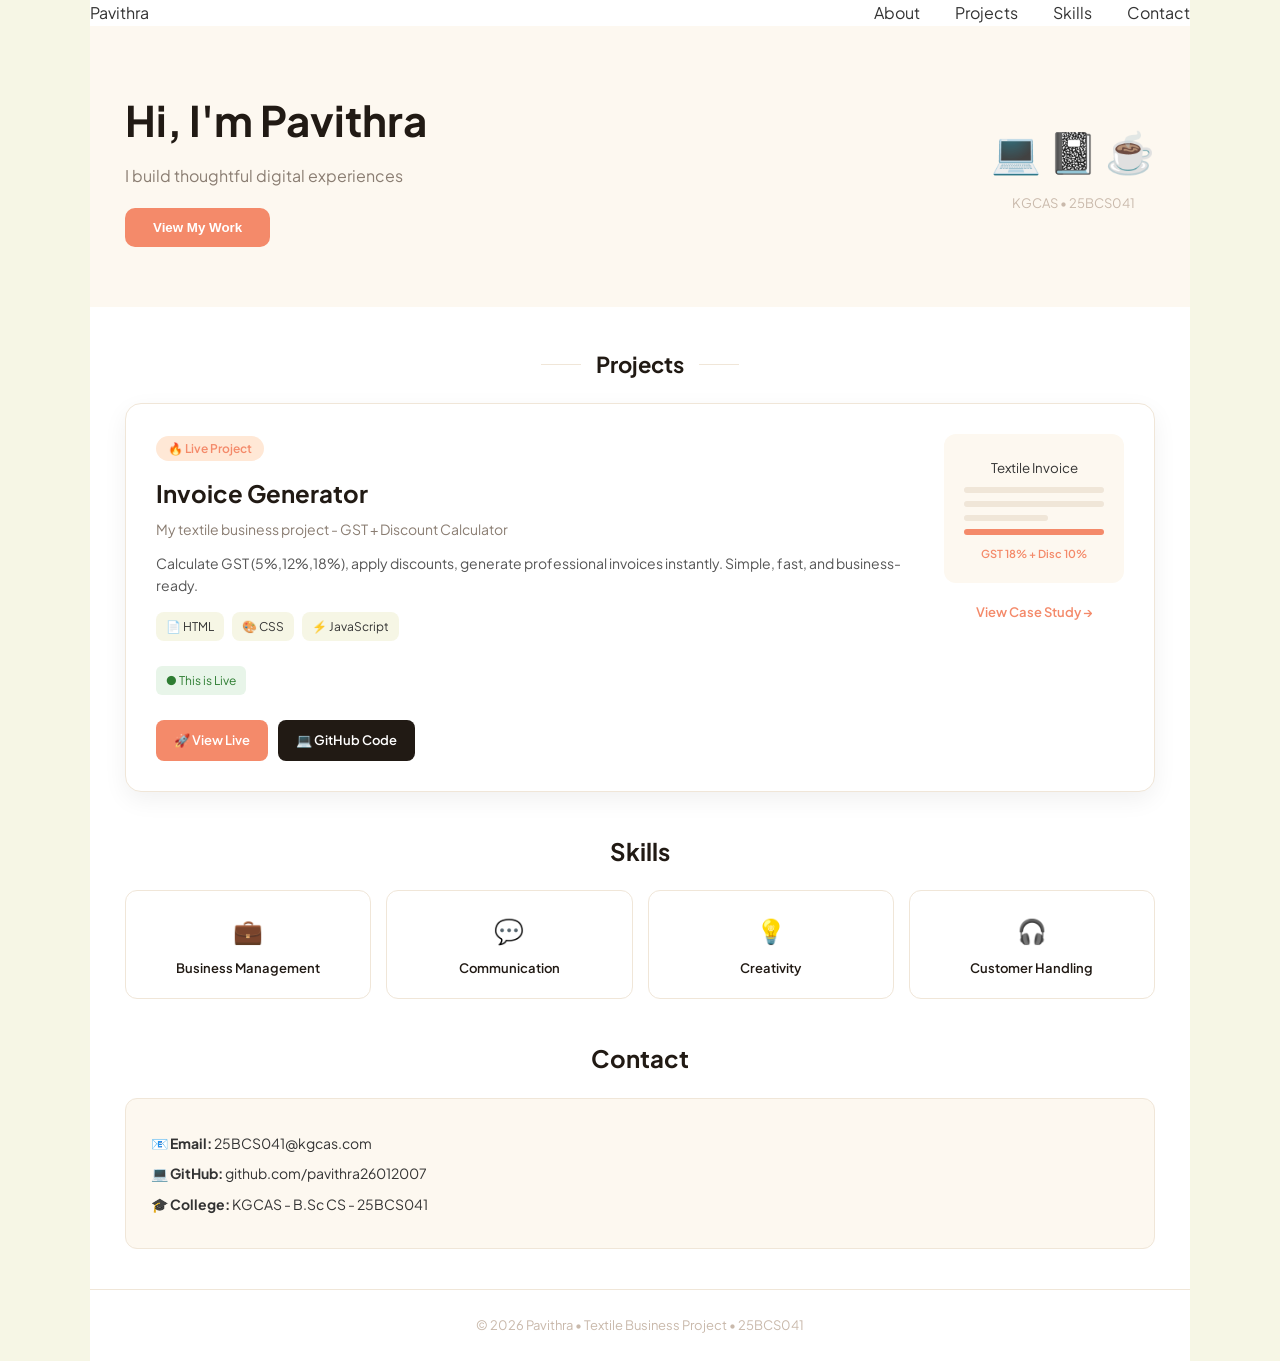
<file: index.html>
<!DOCTYPE html>
<html lang="en">
<head>
<meta charset="UTF-8">
<meta name="viewport" content="width=device-width, initial-scale=1.0">
<title>Pavithra | Portfolio - 25BCS041</title>
<link rel="stylesheet" href="style.css">
<link href="https://fonts.googleapis.com/css2?family=Plus+Jakarta+Sans:wght@400;600;700&display=swap" rel="stylesheet">
</head>
<body>
<div class="wrapper">
  <nav>
    <div class="logo">Pavithra</div>
    <div class="menu">About <span>·</span> Projects <span>·</span> Skills <span>·</span> Contact</div>
  </nav>

  <section class="hero">
    <div class="hero-left">
      <h1>Hi, I'm Pavithra</h1>
      <p>I build thoughtful digital experiences</p>
      <button id="viewWorkBtn">View My Work</button>
    </div>
    <div class="hero-right">
      <div class="illustration">💻 📓 ☕</div>
      <p class="hero-sub">KGCAS • 25BCS041</p>
    </div>
  </section>

  <div class="section-title"><span></span><h2>Projects</h2><span></span></div>
  <section class="featured-card" id="projectCard">
    <div class="f-left">
      <span class="badge">🔥 Live Project</span>
      <h3>Invoice Generator</h3>
      <p class="subtitle">My textile business project - GST + Discount Calculator</p>
      <p class="desc"> Calculate GST (5%,12%,18%), apply discounts, generate professional invoices instantly. Simple, fast, and business-ready.</p>
      <div class="tags">
        <span>📄 HTML</span>
        <span>🎨 CSS</span>
        <span>⚡ JavaScript</span>
       
      </div>
      <div class="live-badge">● This is Live</div>
      <div class="project-btns">
        <a href="https://pavithra26012007.github.io/pavithrainvoicegenerator/" target="_blank" class="btn-live">🚀 View Live</a>
        <a href="https://github.com/pavithra26012007/pavithrainvoicegenerator" target="_blank" class="btn-github">💻 GitHub Code</a>
      </div>
    </div>
    <div class="f-right">
      <div class="invoice-mini">
        <small>Textile Invoice</small>
        <div class="line"></div>
        <div class="line"></div>
        <div class="line short"></div>
        <div class="line highlight"></div>
        <div class="gst">GST 18% + Disc 10%</div>
      </div>
      <span class="case-btn">View Case Study →</span>
    </div>
  </section>

  <h2 class="skills-head">Skills</h2>
  <section class="skills">
    <div class="skill"><div class="icon">💼</div><p>Business Management</p></div>
    <div class="skill"><div class="icon">💬</div><p>Communication</p></div>
    <div class="skill"><div class="icon">💡</div><p>Creativity</p></div>
    <div class="skill"><div class="icon">🎧</div><p>Customer Handling</p></div>
  </section>

  <h2 class="contact-head">Contact</h2>
  <section class="contact-box">
    
    <p>📧 <b>Email:</b> 25BCS041@kgcas.com</p>
    <p>💻 <b>GitHub:</b> github.com/pavithra26012007</p>
    <p>🎓 <b>College:</b> KGCAS - B.Sc CS - 25BCS041</p>
  </section>

  <footer>© 2026  Pavithra • Textile Business Project • 25BCS041</footer>
</div>
<script src="script.js"></script>
</body>
</html>
</file>
<file: style.css>
*{margin:0;padding:0;box-sizing:border-box}
body{font-family:"Plus Jakarta Sans",sans-serif;background:#F6F6E5;color:#333;line-height:1.6}
html{scroll-behavior:smooth}
.wrapper{max-width:1100px;margin:0 auto;background:#fff}

nav {
    display: flex;
    justify-content: space-between;
    align-items: center;
    width: 100%;
    flex-wrap: wrap;
}

.menu {
    display: flex;
    align-items: center;
    gap: 15px;
    visibility: visible;
    opacity: 1;
}

.menu a {
    display: inline-block;
    color: #ffffff;
    text-decoration: none;
    font-size: 16px;
}

.menu span {
    color: #ffffff;
}

.menu a:hover {
    color: #38bdf8;
}

/* HERO */
.hero{display:flex;justify-content:space-between;align-items:center;padding:60px 35px;background:#FDF8F0}
.hero-left h1{font-size:42px;color:#211A14;margin-bottom:10px}
.hero-left p{color:#8A7D72;margin-bottom:20px}
#viewWorkBtn{background:#F48A6A;color:#fff;border:none;padding:12px 28px;border-radius:10px;font-weight:600;cursor:pointer;transition:0.3s}
#viewWorkBtn:hover{background:#e07a5c;transform:translateY(-2px)}
.hero-right{text-align:center}
.illustration{font-size:40px;margin-bottom:10px}
.hero-sub{font-size:13px;color:#C9B9AB}

/* PROJECTS */
.section-title{display:flex;align-items:center;justify-content:center;gap:15px;padding:40px 0 20px}
.section-title span{width:40px;height:1px;background:#F0E6D8}
.section-title h2{font-size:22px;color:#211A14}
.featured-card{display:flex;justify-content:space-between;gap:20px;margin:0 35px 40px;padding:30px;background:#fff;border:1px solid #F0E6D8;border-radius:16px;box-shadow:0 8px 25px rgba(0,0,0,0.06)}
.badge{background:#FFE8D6;color:#F48A6A;padding:5px 12px;border-radius:20px;font-size:12px;font-weight:600}
.f-left h3{margin:15px 0 5px;font-size:24px;color:#211A14}
.subtitle{font-size:14px;color:#8A7D72}
.desc{margin:12px 0;font-size:14px;color:#555}
.tags{display:flex;gap:8px;margin:15px 0}
.tags span{background:#F6F6E5;padding:5px 10px;border-radius:8px;font-size:12px}
.live-badge{font-size:12px;color:#2E7D32;background:#E8F5E9;padding:5px 10px;border-radius:6px;display:inline-block;margin:10px 0}
.project-btns{display:flex;gap:10px;margin-top:15px}
.btn-live,.btn-github{text-decoration:none;padding:10px 18px;border-radius:8px;font-size:13px;font-weight:600}
.btn-live{background:#F48A6A;color:#fff}
.btn-github{background:#211A14;color:#fff}
.f-right{text-align:center}
.invoice-mini{background:#FDF8F0;padding:20px;border-radius:12px;width:180px;margin:0 auto 15px}
.invoice-mini .line{height:6px;background:#F0E6D8;margin:8px 0;border-radius:3px}
.invoice-mini .line.short{width:60%}
.invoice-mini .line.highlight{background:#F48A6A}
.gst{font-size:11px;color:#F48A6A;margin-top:10px;font-weight:600}
.case-btn{font-size:13px;color:#F48A6A;cursor:pointer;font-weight:600}

/* SKILLS */
.skills-head,.contact-head{text-align:center;margin:30px 0 20px;color:#211A14}
.skills{display:grid;grid-template-columns:repeat(4,1fr);gap:15px;margin:0 35px 40px}
.skill{background:#fff;border:1px solid #F0E6D8;border-radius:12px;padding:20px;text-align:center}
.skill .icon{font-size:24px;margin-bottom:8px}
.skill p{font-size:13px;font-weight:600;color:#211A14}

/* CONTACT */
.contact-box{margin:0 35px 40px;padding:25px;background:#FDF8F0;border:1px solid #F0E6D8;border-radius:12px}
.contact-box p{margin:8px 0;font-size:14px}

/* FOOTER */
footer{text-align:center;padding:25px;color:#C9B9AB;font-size:13px;border-top:1px solid #F0E6D8}

@media(max-width:768px){
  nav{flex-direction:column;align-items:flex-start;gap:12px;padding:18px 20px}
  .hero{flex-direction:column;padding:30px 20px;gap:20px}
  .featured-card{flex-direction:column;margin:0 20px 30px;padding:20px}
  .skills{grid-template-columns:repeat(2,1fr);margin:0 20px 30px}
  .contact-box{margin:0 20px 30px}
}
</file>
